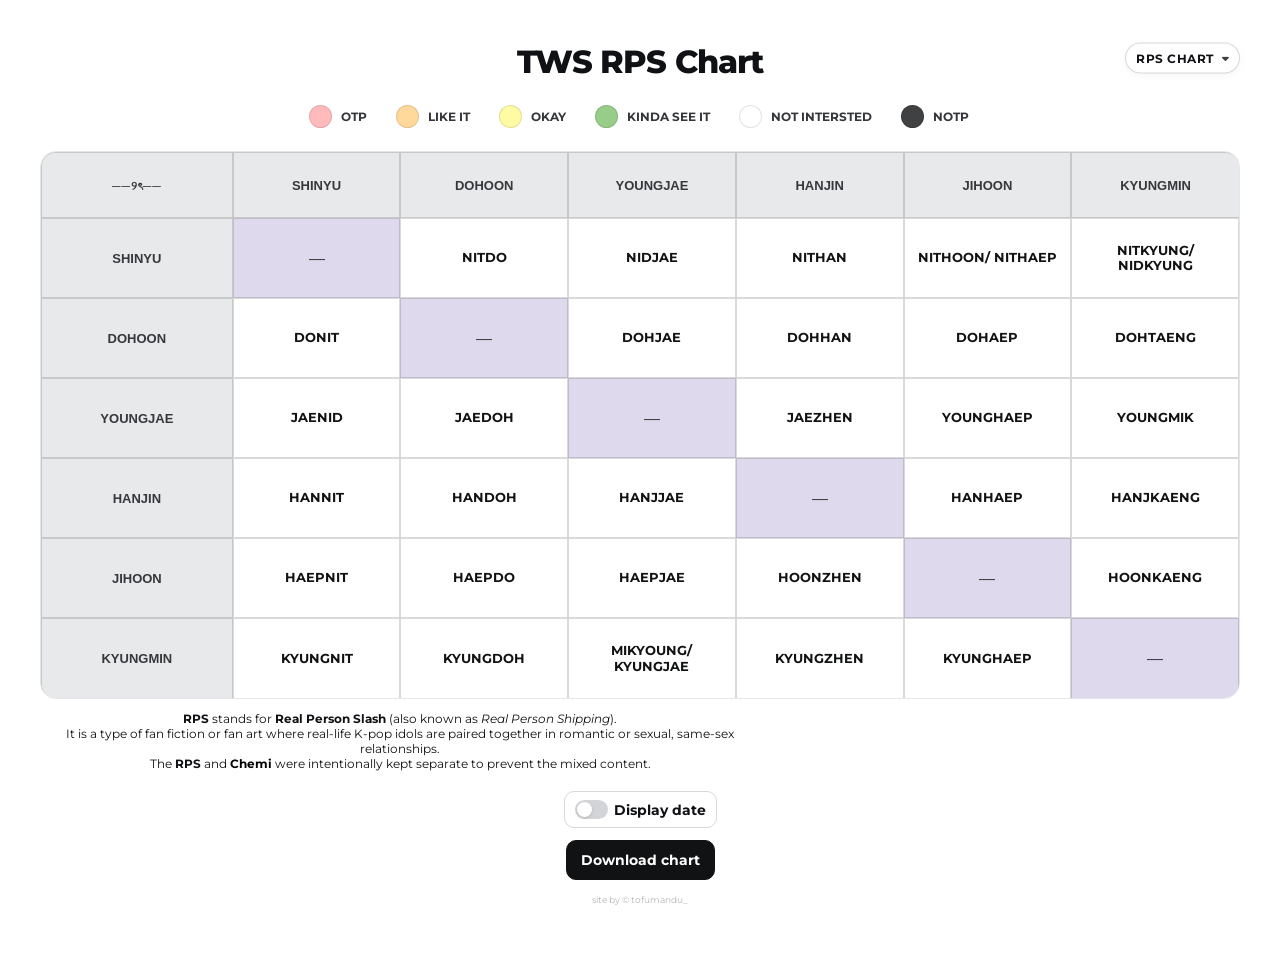
<file: index.html>
<!DOCTYPE html>
<html lang="en">

<head>
    <meta charset="UTF-8">
    <meta name="viewport" content="width=device-width,initial-scale=1.0">
    <link rel="preconnect" href="https://fonts.googleapis.com">
    <link rel="preconnect" href="https://fonts.gstatic.com" crossorigin>
    <link href="https://fonts.googleapis.com/css2?family=Montserrat:wght@400;500;600;700;800&display=swap"
        rel="stylesheet">
    <link href="style.css" rel="stylesheet">
    <link rel="stylesheet" href="https://cdnjs.cloudflare.com/ajax/libs/font-awesome/6.7.2/css/all.min.css">
    <title>TWS RPS Chart</title>
    <meta property="og:title" content="TWS RPS Chart">
    <meta property="og:description" content="TWS RPS Chart - by tofumandu_">
    <meta property="og:image" content="https://i.pinimg.com/736x/9c/87/9b/9c879bb535cd38a10ea618ccd0112c7e.jpg">
    <meta property="og:url" content="https://twsrpsc-chart.vercel.app">
    <meta property="og:type" content="website">

    <meta name="twitter:card" content="summary_large_image">
    <meta name="twitter:title" content="TWS RPS Chart">
    <meta name="twitter:description" content="TWS RPS Chart - by tofumandu_">
    <meta name="twitter:image" content="https://i.pinimg.com/736x/9c/87/9b/9c879bb535cd38a10ea618ccd0112c7e.jpg">

</head>

<body>
    <div class="page">
        <div class="page-header">
            <div class="title">
                <h1 id="chartTitle">TWS RPS Chart</h1>
            </div>
            <div class="header-actions">
                <div class="dropdown">
                    <button class="dropbtn" type="button">
                        <span id="chartLabel">RPS Chart</span>
                        <i class="fa-solid fa-caret-down"></i>
                    </button>
                    <div class="dropdown-content">
                        <a href="#" onclick="switchChart('rps')">RPS Chart</a>
                        <a href="#" onclick="switchChart('chemi')">Chemi Table Name</a>
                    </div>
                </div>
            </div>
        </div>
        <div class="toprow">
            <div>
                <div id="legend" class="legend"></div>
            </div>
        </div>

        <div class="chart-shell">
            <table id="chart">
                <thead>
                    <tr id="head"></tr>
                </thead>
                <tbody id="body"></tbody>
            </table>
        </div>
        <p class="desc" id="chartDesc">
            <b>RPS</b> stands for <b>Real Person Slash</b> (also known as <i>Real Person Shipping</i>).<br>It is a type
            of fan
            fiction or fan art where real-life K-pop idols are paired together in romantic or sexual, same-sex
            relationships.
            <br>The <b>RPS</b> and <a href="#" onclick="switchChart('chemi')"
                style="text-decoration: none; color: black;"><b>Chemi</b></a>
            were
            intentionally kept separate to prevent the mixed content.
        </p>
        <div class="bottomrow">
            <div class="toggle">
                <input id="dateToggle" type="checkbox">
                <span class="switch"></span>
                <span>Display date</span>
            </div>
            <div class="btns">
                <button id="download" class="primary">Download chart</button>
            </div>
        </div>
        <div class="credit">
            site by © tofumandu_
        </div>
    </div>

    <div id="palette" class="palette"></div>

    <script>
        const STORAGE_KEY = "tws-rps-chart";

        // RPS Chart data
        const rpsSeededPairs = { "0-1": "NITDO", "0-2": "NIDJAE", "0-3": "NITHAN", "0-4": "NITHOON/\nNITHAEP", "0-5": "NITKYUNG/\nNIDKYUNG", "1-0": "DONIT", "1-2": "DOHJAE", "1-3": "DOHHAN", "1-4": "DOHAEP", "1-5": "DOHTAENG", "2-0": "JAENID", "2-1": "JAEDOH", "2-3": "JAEZHEN", "2-4": "YOUNGHAEP", "2-5": "YOUNGMIK", "3-0": "HANNIT", "3-1": "HANDOH", "3-2": "HANJJAE", "3-4": "HANHAEP", "3-5": "HANJKAENG", "4-0": "HAEPNIT", "4-1": "HAEPDO", "4-2": "HAEPJAE", "4-3": "HOONZHEN", "4-5": "HOONKAENG", "5-0": "KYUNGNIT", "5-1": "KYUNGDOH", "5-2": "MIKYOUNG/\nKYUNGJAE", "5-3": "KYUNGZHEN", "5-4": "KYUNGHAEP" };

        // Chemi Table Name data
        const chemiSeededPairs = { "0-1": "YUDOZ", "0-2": "UYUPPANGZ", "0-3": "HANRYUZ", "0-4": "MEONGPPIZ", "0-5": "MADMAKZ", "1-0": "YUDOZ", "1-2": "PPANGTTOZ", "1-3": "HANDOZ", "1-4": "HOONHOONZ", "1-5": "NEUKDAENGZ", "2-0": "UYUPPANGZ", "2-1": "PPANGTTOZ", "2-3": "JINIZ", "2-4": "HOONJERANZ", "2-5": "TAENGGEULZ", "3-0": "HANRYUZ", "3-1": "HANDOZ", "3-2": "JINIZ", "3-4": "GONGYUKZ/\n06Z", "3-5": "CATMEONGZ", "4-0": "MEONGPPIZ", "4-1": "HOONHOONZ", "4-2": "HOONJERANZ", "4-3": "PPANGYUKZ/06Z", "4-5": "MINIHOONIE", "5-0": "MADMAKZ", "5-1": "NEUKDAENGZ", "5-2": "TAENGGEULZ", "5-3": "CATMEONGZ", "5-4": "MINIHOONIE" };

        let currentChart = 'rps';

        const rpsDefaults = {
            members: ["SHINYU", "DOHOON", "YOUNGJAE", "HANJIN", "JIHOON", "KYUNGMIN"],
            categories: [
                { name: "OTP", color: "#ffbbbb" },
                { name: "LIKE IT", color: "#ffd99c" },
                { name: "OKAY", color: "#fffaa4" },
                { name: "KINDA SEE IT", color: "#98cc89" },
                { name: "NOT INTERSTED", color: "#FFFFFF" },
                { name: "NOTP", color: "#404142" }
            ],
            cells: Object.fromEntries(Object.entries(rpsSeededPairs).map(([k, v]) => [k, { text: v, category: null }]))
        };

        const chemiDefaults = {
            members: ["SHINYU", "DOHOON", "YOUNGJAE", "HANJIN", "JIHOON", "KYUNGMIN"],
            categories: [],
            cells: Object.fromEntries(Object.entries(chemiSeededPairs).map(([k, v]) => [k, { text: v, category: null }]))
        };

        let state = clone(rpsDefaults), active = null;

        function switchChart(chartType) {
            currentChart = chartType;
            const defaults = chartType === 'rps' ? rpsDefaults : chemiDefaults;
            state = clone(defaults);
            document.getElementById('chartTitle').textContent = chartType === 'rps' ? 'TWS RPS Chart' : 'TWS Chemi Table Name';
            document.getElementById('chartLabel').textContent = chartType === 'rps' ? 'RPS Chart' : 'Chemi Table Name';

            if (chartType === 'rps') {
                document.getElementById('chartDesc').innerHTML = '<b>RPS</b> stands for <b>Real Person Slash</b> (also known as <i>Real Person Shipping</i>).<br>It is a type of fan fiction or fan art where real-life K-pop idols are paired together in romantic or sexual, same-sex relationships.<br>The <b>RPS</b> and <a href="#" onclick="switchChart(\'chemi\')" style="text-decoration: none; color: black;"><b>Chemi</b></a> were intentionally kept separate to prevent the mixed content.';
            } else {
                document.getElementById('chartDesc').innerHTML = '<b>Chemi</b> (Chemistry) refers to the on-screen chemistry and compatibility between real-life K-pop idols. It is often discussed and appreciated by fans to evaluate the dynamic and interactions between members.<br>The <b>RPS</b> and <b>Chemi</b> were intentionally kept separate to prevent the mixed content.';
            }

            render();
        }

        function clone(x) { return JSON.parse(JSON.stringify(x)) }
        function load() {
            return clone(currentChart === 'rps' ? rpsDefaults : chemiDefaults);
        }
        function save() {
            // Disabled - no localStorage
        }
        function isDark(hex) {
            if (!hex) return false;
            hex = hex.replace('#', '');
            if (hex.length === 3) hex = hex.split('').map(c => c + c).join('');
            const r = parseInt(hex.substr(0, 2), 16), g = parseInt(hex.substr(2, 2), 16), b = parseInt(hex.substr(4, 2), 16);
            const lum = (0.299 * r + 0.587 * g + 0.114 * b) / 255;
            return lum < 0.5;
        }
        function renderLegend() {
            const el = document.getElementById("legend"); el.innerHTML = "";
            state.categories.forEach((cat) => {
                const item = document.createElement("div"); item.className = "legend-item";

                const dot = document.createElement("span");
                dot.className = "dot";
                dot.style.background = cat.color;
                dot.style.cursor = "default";

                const name = document.createElement("span");
                name.className = "legend-fixed";
                name.textContent = cat.name;

                item.append(dot, name);
                el.append(item);
            });
        }

        function renderTable() {
            const head = document.getElementById("head"), body = document.getElementById("body");
            head.innerHTML = ""; body.innerHTML = "";
            const corner = document.createElement("th");
            corner.innerHTML = '<div class="corner">──୨ৎ──</div>';
            head.append(corner);
            state.members.forEach((m, c) => {
                const th = document.createElement("th"), input = document.createElement("input");
                input.className = "member"; input.value = m;
                input.oninput = () => {
                    state.members[c] = input.value;
                    document.querySelectorAll(`[data-member="${c}"]`).forEach(x => x.value = input.value);
                };
                input.dataset.member = c; th.append(input);
                head.append(th);
            });
            state.members.forEach((m, r) => {
                const tr = document.createElement("tr"), th = document.createElement("th"), input = document.createElement("input");
                input.className = "member"; input.value = m; input.dataset.member = r;
                input.oninput = () => { state.members[r] = input.value; document.querySelectorAll(`[data-member="${r}"]`).forEach(x => x.value = input.value); };
                th.append(input); tr.append(th);
                for (let c = 0; c < 6; c++) {
                    const td = document.createElement("td"), key = `${r}-${c}`;
                    if (r === c) {
                        td.className = "diag";
                        td.innerHTML = '<div class="cell">—</div>'
                    }
                    else {
                        const btn = document.createElement("button"); btn.className = "cell"; btn.type = "button";
                        const pair = document.createElement("div"); pair.className = "pair";
                        pair.textContent = state.cells[key]?.text || "";
                        const ci = state.cells[key]?.category;
                        const cat = (ci !== undefined && ci !== null) ? state.categories[ci] : null;
                        if (cat) {
                            td.style.background = cat.color;
                            pair.style.color = isDark(cat.color) ? "#ffffff" : "#111214";
                        } else {
                            td.style.background = "";
                            pair.style.color = "#111214";
                        }
                        btn.disabled = state.categories.length === 0;
                        if (!btn.disabled) btn.onclick = () => openPalette(btn, key);
                        btn.append(pair); td.append(btn);
                    }
                    tr.append(td);
                }
                body.append(tr);
            });
        }
        function renderPalette() {
            const p = document.getElementById("palette"); p.innerHTML = "";
            state.categories.forEach((cat, i) => {
                const b = document.createElement("button"); b.textContent = cat.name; b.style.background = cat.color;
                b.style.color = isDark(cat.color) ? "#ffffff" : "#111214";
                b.onclick = () => { state.cells[active].category = i; renderTable(); closePalette() };
                p.append(b);
            });
            const clear = document.createElement("button"); clear.className = "clear"; clear.textContent = "Clear color";
            clear.onclick = () => { state.cells[active].category = null; renderTable(); closePalette() }; p.append(clear);
        }
        function openPalette(btn, key) {
            active = key; renderPalette(); const r = btn.getBoundingClientRect();
            const p = document.getElementById("palette"); p.style.left = Math.min(innerWidth - 230, Math.max(8, r.left + r.width / 2 - 110)) + "px"; p.style.top = Math.min(innerHeight - 170, r.bottom + 7) + "px"; p.classList.add("show");
        }
        function closePalette() { document.getElementById("palette").classList.remove("show"); active = null }
        document.addEventListener("click", e => { if (!e.target.closest("#palette") && !e.target.closest(".cell")) closePalette() });

        function currentDate() {
            return new Intl.DateTimeFormat("en-US").format(new Date())
        }
        function wrapText(ctx, text, maxWidth) {
            const words = (text || "").split(" ").filter(Boolean);
            if (words.length === 0) return [];
            const lines = []; let line = words[0];
            for (let i = 1; i < words.length; i++) {
                const test = line + " " + words[i];
                if (ctx.measureText(test).width > maxWidth) { lines.push(line); line = words[i]; }
                else { line = test; }
            }
            lines.push(line);
            return lines;
        }
        function downloadPNG() {
            const titleText = document.getElementById("chartTitle").textContent.trim();
            const dateOn = document.getElementById("dateToggle").checked;
            const creditText = "site by © tofumandu_";

            const scale = 2;
            const marginX = 38;
            const marginY = 30;
            const leftColW = 150;
            const cellW = 150;
            const headH = 58;
            const rowH = 80;
            const titleH = 42;
            const dateH = dateOn ? 22 : 0;
            const legendH = state.categories.length ? 34 : 0;
            const creditH = 20;
            const tableW = leftColW + cellW * state.members.length;
            const tableH = headH + rowH * state.members.length;
            const W = marginX * 2 + tableW;
            const H = marginY * 2 + titleH + dateH + legendH + tableH + creditH + 16;

            const can = document.createElement("canvas");
            can.width = W * scale;
            can.height = H * scale;
            const ctx = can.getContext("2d");
            ctx.scale(scale, scale);

            const tableX = marginX;
            const tableY = marginY + titleH + dateH + legendH;

            ctx.fillStyle = "#ffffff";
            ctx.fillRect(0, 0, W, H);

            ctx.fillStyle = "#101114";
            ctx.textAlign = "center";
            ctx.font = "800 28px Arial";
            ctx.fillText(titleText, W / 2, marginY + 20);

            if (dateOn) {
                ctx.fillStyle = "#5d5e61";
                ctx.font = "500 11px Arial";
                ctx.fillText(`Created on ${currentDate()}`, W / 2, marginY + titleH + 14);
            }

            const legendItems = state.categories.map(cat => ({
                cat,
                width: (() => {
                    ctx.font = "700 12px Arial";
                    return ctx.measureText(cat.name).width;
                })()
            }));
            const gap = 28;
            const dotSize = 18;
            const totalW = legendItems.reduce((sum, item) => sum + dotSize + 8 + item.width + gap, -gap);
            let lx = W / 2 - totalW / 2;
            const ly = marginY + titleH + (dateOn ? dateH : 0) + 20;
            ctx.textAlign = "left";
            legendItems.forEach(({ cat, width }) => {
                ctx.beginPath();
                ctx.fillStyle = cat.color;
                ctx.arc(lx + dotSize / 2, ly - 5, dotSize / 2, 0, Math.PI * 2);
                ctx.fill();
                ctx.strokeStyle = "rgba(0,0,0,0.12)";
                ctx.stroke();

                ctx.fillStyle = "#34363a";
                ctx.font = "700 12px Arial";
                ctx.fillText(cat.name, lx + dotSize + 8, ly);
                lx += dotSize + 8 + width + gap;
            });

            const outerBg = "#dfe1e4";
            const headerBg = "#e7e9eb";
            const diagonalBg = "#d9d2ed";
            const grid = "rgba(64,65,66,0.28)";
            const labelColor = "#212429";
            const cellDefault = "#ffffff";

            function drawRoundedRect(x, y, w, h, r) {
                const radius = Math.min(r, w / 2, h / 2);
                ctx.beginPath();
                ctx.moveTo(x + radius, y);
                ctx.lineTo(x + w - radius, y);
                ctx.quadraticCurveTo(x + w, y, x + w, y + radius);
                ctx.lineTo(x + w, y + h - radius);
                ctx.quadraticCurveTo(x + w, y + h, x + w - radius, y + h);
                ctx.lineTo(x + radius, y + h);
                ctx.quadraticCurveTo(x, y + h, x, y + h - radius);
                ctx.lineTo(x, y + radius);
                ctx.quadraticCurveTo(x, y, x + radius, y);
                ctx.closePath();
            }

            ctx.beginPath();
            drawRoundedRect(tableX, tableY, tableW, tableH, 16);
            ctx.fillStyle = outerBg;
            ctx.fill();

            ctx.fillStyle = headerBg;
            ctx.fillRect(tableX, tableY, tableW, headH);
            ctx.fillRect(tableX, tableY + headH, leftColW, tableH - headH);

            ctx.strokeStyle = grid;
            ctx.lineWidth = 1;

            for (let c = 0; c <= state.members.length; c++) {
                const x = tableX + leftColW + c * cellW;
                if (c <= state.members.length) {
                    ctx.beginPath();
                    ctx.moveTo(x, tableY);
                    ctx.lineTo(x, tableY + tableH);
                    ctx.stroke();
                }
            }
            for (let r = 0; r <= state.members.length; r++) {
                const y = tableY + r * rowH;
                ctx.beginPath();
                ctx.moveTo(tableX, y);
                ctx.lineTo(tableX + tableW, y);
                ctx.stroke();
            }

            state.members.forEach((name, c) => {
                const x = tableX + leftColW + c * cellW;
                ctx.fillStyle = headerBg;
                ctx.fillRect(x, tableY, cellW, headH);
                ctx.fillStyle = labelColor;
                ctx.font = "800 13px Arial";
                ctx.textAlign = "center";
                ctx.fillText(name, x + cellW / 2, tableY + headH / 2 + 4);
            });

            state.members.forEach((name, r) => {
                const y = tableY + headH + r * rowH;
                const x = tableX;
                ctx.fillStyle = headerBg;
                ctx.fillRect(x, y, leftColW, rowH);
                ctx.fillStyle = labelColor;
                ctx.font = "800 13px Arial";
                ctx.textAlign = "center";
                ctx.fillText(name, x + leftColW / 2, y + rowH / 2 + 4);
            });

            for (let r = 0; r < state.members.length; r++) {
                for (let c = 0; c < state.members.length; c++) {
                    const key = `${r}-${c}`;
                    const x = tableX + leftColW + c * cellW;
                    const y = tableY + headH + r * rowH;

                    if (r === c) {
                        ctx.fillStyle = diagonalBg;
                        ctx.fillRect(x, y, cellW, rowH);
                        ctx.fillStyle = "#7f7d80";
                        ctx.font = "600 18px Arial";
                        ctx.textAlign = "center";
                        ctx.fillText("—", x + cellW / 2, y + rowH / 2 + 6);
                    } else {
                        const cellValue = state.cells[key] || {};
                        const cat = cellValue.category !== undefined && cellValue.category !== null ? state.categories[cellValue.category] : null;
                        ctx.fillStyle = cat ? cat.color : cellDefault;
                        ctx.fillRect(x, y, cellW, rowH);

                        ctx.textAlign = "center";
                        ctx.font = "700 13px Arial";
                        ctx.fillStyle = cat ? (isDark(cat.color) ? "#ffffff" : "#111214") : "#111214";
                        const lines = wrapText(ctx, cellValue.text || "", cellW - 34).slice(0, 3);
                        const lineHeight = 16;
                        const startY = y + rowH / 2 - ((lines.length - 1) * lineHeight) / 2 + 4;
                        lines.forEach((line, idx) => {
                            ctx.fillText(line, x + cellW / 2, startY + idx * lineHeight);
                        });
                    }
                }
            }

            ctx.fillStyle = "#f0f1f2";
            ctx.fillRect(tableX + leftColW, tableY, tableW - leftColW, 1);
            ctx.fillRect(tableX, tableY + headH, leftColW, 1);

            ctx.fillStyle = "#36383c";
            ctx.font = "800 12px Arial";
            ctx.textAlign = "center";
            ctx.fillText(currentChart === 'rps' ? "RPS PAIRS" : "CHEMI PAIRS", tableX + leftColW / 2, tableY + headH / 2 + 2);

            ctx.save();
            ctx.globalAlpha = 0.3;
            ctx.fillStyle = "#8f8f8f";
            ctx.font = "700 15px Arial";
            ctx.textAlign = "center";
            ctx.fillText(creditText, W / 2, H - 30);
            ctx.restore();

            can.toBlob(blob => {
                const a = document.createElement("a");
                a.href = URL.createObjectURL(blob);
                a.download = currentChart === 'rps' ? "tws-rps-chart.png" : "tws-chemi-chart.png";
                a.click();
                setTimeout(() => URL.revokeObjectURL(a.href), 1000);
            }, "image/png");
        }
        document.getElementById("download").onclick = downloadPNG;
        function render() { renderLegend(); renderTable(); renderPalette() }
        render();

        window.addEventListener('pageshow', (e) => {
            if (e.persisted || document.visibilityState === 'visible') {
                state = load();
                render();
            }
        });
    </script>
</body>

</html>
</file>
<file: style.css>
:root {
    --ink: #101114;
    --muted: #e7e9eb;
    --line: rgba(64, 65, 66, 0.2);
    --header: #e7e9eb;
    --c0: #ffbbbb;
    --c1: #ffd99c;
    --c2: #fffaa4;
    --c3: #FFFFFF;
    --c4: #404142;
    --font-main: "Montserrat", "Segoe UI", Arial, sans-serif;
}

* {
    box-sizing: border-box
}

body {
    margin: 0;
    background: #fff;
    color: var(--ink);
    font-family: var(--font-main);
}

.page {
    width: min(1200px, calc(100% - 34px));
    margin: auto;
    padding: 32px 0 54px
}

.credit {
    width: 100%;
    display: flex;
    align-items: center;
    justify-content: center;
    text-align: center;
    opacity: 0.3;
    font-size: 9px;
    margin-top: 14px;
    color: var(--ink);
}

.page-header {
    position: relative;
    display: flex;
    align-items: center;
    justify-content: center;
    min-height: 52px;
    margin-bottom: 16px;
}

.title {
    flex: 1;
    text-align: center;
    margin: 0;
}

.title h1 {
    margin: 8px auto 0;
    font-size: 32px;
    line-height: 1.05;
    font-weight: 800;
    letter-spacing: -.03em
}

.header-actions {
    position: absolute;
    right: 0;
    top: 50%;
    transform: translateY(-50%);
}

.dropdown {
    position: relative;
    display: inline-block;
}

.dropbtn {
    display: inline-flex;
    align-items: center;
    justify-content: center;
    gap: 8px;
    padding: 7px 10px;
    border: 1px solid var(--line);
    border-radius: 20px;
    background: #fff;
    color: var(--ink);
    font-size: 12px;
    font-weight: 700;
    letter-spacing: .04em;
    text-transform: uppercase;
    cursor: pointer;
    box-shadow: 0 2px 8px rgba(16, 17, 20, 0.04);
    transition: all .18s ease;
}

.dropbtn i {
    font-size: 11px;
    opacity: .8;
}

.dropdown-content {
    display: none;
    position: absolute;
    right: 0;
    top: calc(100% + 8px);
    min-width: 170px;
    background: #fff;
    border: 1px solid var(--line);
    border-radius: 10px;
    overflow: hidden;
    box-shadow: 0 12px 24px rgba(10, 12, 14, 0.08);
    z-index: 20;
}

.dropdown-content a {
    display: block;
    padding: 11px 14px;
    color: var(--ink);
    text-decoration: none;
    font-size: 12px;
    font-weight: 700;
    background: #fff;
    border-bottom: 1px solid rgba(64, 65, 66, 0.08);
}

.dropdown-content a:last-child {
    border-bottom: none;
}

.dropdown-content a:hover {
    background: #f5f5f6;
}

.dropdown:hover .dropdown-content,
.dropdown:focus-within .dropdown-content {
    display: block;
}

.dropdown:hover .dropbtn,
.dropdown:focus-within .dropbtn {
    background: #f8f8f8;
    border-color: rgba(64, 65, 66, 0.32);
}

.toprow {
    display: flex;
    justify-content: center;
    align-items: flex-end;
    gap: 20px;
    flex-wrap: wrap;
    margin-bottom: 18px
}

.bottomrow {
    display: grid;
    justify-content: center;
    align-items: center;
    gap: 12px;
    flex-wrap: wrap;
    margin-top: 20px
}

.desc {
    font-size: 12px;
    max-width: 60%;
    position: static;
    place-items: center;
    justify-self: center;
    align-self: center;
    text-align: center;
}

.desc a:hover {
    color: #3a3a3a
}

.btns {
    display: flex;
    justify-content: center;
    gap: 12px;
}

.bottomrow,
.toggle span,
.btns button {
    font-size: 14px;
}


.section-title {
    font-size: 12px;
    text-transform: uppercase;
    letter-spacing: .08em;
    color: var(--muted);
    font-weight: 800;
    margin-bottom: 8px
}

.legend {
    display: flex;
    align-items: center;
    gap: 9px;
    flex-wrap: wrap;
    justify-content: center
}

.legend-item {
    display: flex;
    align-items: center;
    gap: 7px;
    padding: 5px 9px;
}

.dot {
    width: clamp(15px, 2.1vw, 23px);
    height: clamp(15px, 2.1vw, 23px);
    border-radius: 50%;
    border: 1px solid rgba(0, 0, 0, .1);
    cursor: pointer
}

.legend-fixed {
    font-size: clamp(9px, 1.4vw, 12px);
    font-weight: 700;
    color: #34363a;
    padding: 1px 2px
}

.tools {
    display: flex;
    gap: 9px;
    align-items: center;
    flex-wrap: wrap
}

button {
    font: inherit;
    font-size: 13px;
    font-weight: 700;
    border: 1px solid var(--line);
    background: #fff;
    padding: 10px 14px;
    border-radius: 10px;
    cursor: pointer
}

button:hover {
    transform: translateY(-1px)
}

.primary {
    background: #111214;
    color: #fff;
    border-color: #111214
}

.toggle {
    display: flex;
    align-items: center;
    gap: 6px;
    border: 1px solid var(--line);
    border-radius: 10px;
    padding: 8px 10px;
    font-size: 12px;
    font-weight: 700;
    position: relative;
    cursor: pointer;
}

.toggle input {
    position: absolute;
    opacity: 0;
    cursor: pointer;
    width: 100%;
    height: 100%;
    left: 0;
    top: 0;
    margin: 0;
    z-index: 10;
    pointer-events: auto;
}

.switch {
    width: 33px;
    height: 19px;
    border-radius: 999px;
    background: #d3d4d7;
    position: relative
}

.switch:after {
    content: "";
    width: 15px;
    height: 15px;
    border-radius: 50%;
    background: #fff;
    position: absolute;
    left: 2px;
    top: 2px;
    box-shadow: 0 1px 3px rgba(0, 0, 0, .15);
    transition: .18s
}

.toggle input:checked+.switch {
    background: #111214
}

.toggle input:checked+.switch:after {
    transform: translateX(14px)
}
.chart-shell {
    border: 1px solid #e5e6e9;
    border-radius: 16px;
    overflow: hidden;
    container-type: inline-size;
}

table {
    width: 100%;
    border-collapse: separate;
    border-spacing: 0;
    table-layout: fixed;
}

th,
td {
    padding: 0;

    border: 0.5px solid var(--line);

}

thead th {
    height: clamp(38px, 9cqi, 66px);
    background: var(--header);
    color: #000000;
}

thead th:first-child {
    width: 16%;
    border-top-left-radius: 14px
}

thead th:last-child {
    border-top-right-radius: 14px;
    border-right: 0
}

tbody th {
    height: clamp(44px, 11.5cqi, 80px);
    background: var(--header);
    color: #36383c;
}

tbody tr:last-child th {
    border-bottom-left-radius: 14px;
    border-bottom: 0
}

tbody tr:last-child td {
    border-bottom: 0
}

.member {
    width: 95%;
    border: 0;
    outline: 0;
    background: transparent;
    color: #36383c;
    text-align: center;
    font-weight: 800;
    font-size: clamp(9px, 2.4cqi, 13px);
    padding: clamp(3px, 1.4cqi, 8px);
}

.corner {
    font-size: clamp(8px, 1.8cqi, 12px);
    color: #36383c;
    font-weight: 800;
    text-transform: uppercase;
    letter-spacing: .08em
}

.diag {
    background: #ded9ec !important
}

.cell {
    width: 100%;
    height: 100%;
    border: 0;
    background: transparent;
    display: flex;
    align-items: center;
    justify-content: center;
    padding: 0;
    box-shadow: none;
    border-radius: 0
}

.cell:hover {
    transform: none;
    box-shadow: none
}

.cell:disabled {
    color: inherit;
    cursor: default;
    opacity: 1;
}

.pair {
    width: 100%;
    height: 100%;
    display: flex;
    align-items: center;
    justify-content: center;
    padding: clamp(3px, 1.6cqi, 8px) clamp(4px, 2cqi, 10px);
    font-weight: 700;
    font-size: clamp(8px, 2.2cqi, 13px);
    line-height: 1.18;
    text-align: center;
    color: inherit;
    cursor: pointer;
    overflow-wrap: break-word;
}

.cell:disabled .pair {
    cursor: default;
}

.status {
    margin-top: 12px;
    color: var(--muted);
    font-size: 11px;
    text-align: right
}

.palette {
    position: fixed;
    display: none;
    z-index: 20;
    width: min(220px, calc(100vw - 24px));
    padding: 8px;
    gap: 6px;
    flex-wrap: wrap;
    background: #fff;
    border: 1px solid var(--line);
    border-radius: 12px;
    box-shadow: 0 18px 40px rgba(0, 0, 0, .14)
}

.palette.show {
    display: flex
}

.palette button {
    flex: 1 1 calc(50% - 6px);
    padding: 8px 7px;
    font-size: clamp(8px, 1.6vw, 11px)
}

.palette .clear {
    flex-basis: 100%
}

@media(max-width:760px) {
    .page {
        width: calc(100% - 18px);
        padding-top: 18px
    }

    .title h1 {
        font-size: 25px
    }

    .dropbtn,
    .dropbtn i {
        font-size: 10px;
    }

    .toprow {
        align-items: flex-start
    }

    .bottomrow,
    .toggle span,
    .btns button {
        font-size: 12px;
    }

    .legend {
        gap: 7px;
    }

    .legend-item {
        gap: 6px;
        padding: 4px 6px;
    }

    .member,
    .pair {
        font-size: 10px;
    }

    .credit {
        font-size: 8px;
    }

    .desc {
        max-width: 70%;
        font-size: 10px;
    }
}

@media(max-width: 600px) {
    .title h1 {
        font-size: 20px;
    }

    .dropbtn,
    .dropbtn i {
        font-size: 8px;
    }

    .desc {
        font-size: 8px;
    }

    .member,
    .pair {
        font-size: 9px;
    }

    .palette button {
        font-size: 8px;
        padding: 7px 6px;
    }

    .credit {
        font-size: 7px;
    }

    .bottomrow,
    .toggle span,
    .btns button {
        font-size: 9px;
    }

}

@media(max-width: 550px) {

    .member,
    .pair {
        font-size: 8px;
    }

    .legend-fixed {
        font-size: 8px;
    }

    .legend {
        gap: 5px;
    }

    .legend-item {
        gap: 6px;
    }

    .bottomrow,
    .toggle span,
    .btns button {
        font-size: 8px;
    }

    .credit {
        font-size: 6px;
    }

}

@media(max-width: 500px) {
    .title h1 {
        font-size: 18px;
    }

    .member,
    .pair {
        font-size: 7px;
    }

    .palette {
        width: min(200px, calc(100vw - 18px));
    }

    .legend {
        gap: 3px;
    }

    .legend-item {
        gap: 3px;
    }

    .credit {
        font-size: 5px;
    }

    .bottomrow,
    .toggle span,
    .btns button {
        font-size: 7px;
    }

}

@media(max-width: 400px) {
    .legend-fixed {
        font-size: clamp(5px, 1.4vw, 7px);
        font-weight: 700;
        color: #34363a;
        padding: 1px 2px
    }

    .title h1 {
        font-size: 15px;
    }

    .member,
    .pair {
        font-size: 5.5px;
    }
}

@media(max-width: 360px) {

    .member,
    .pair {
        font-size: 5px;
    }
}
</file>
